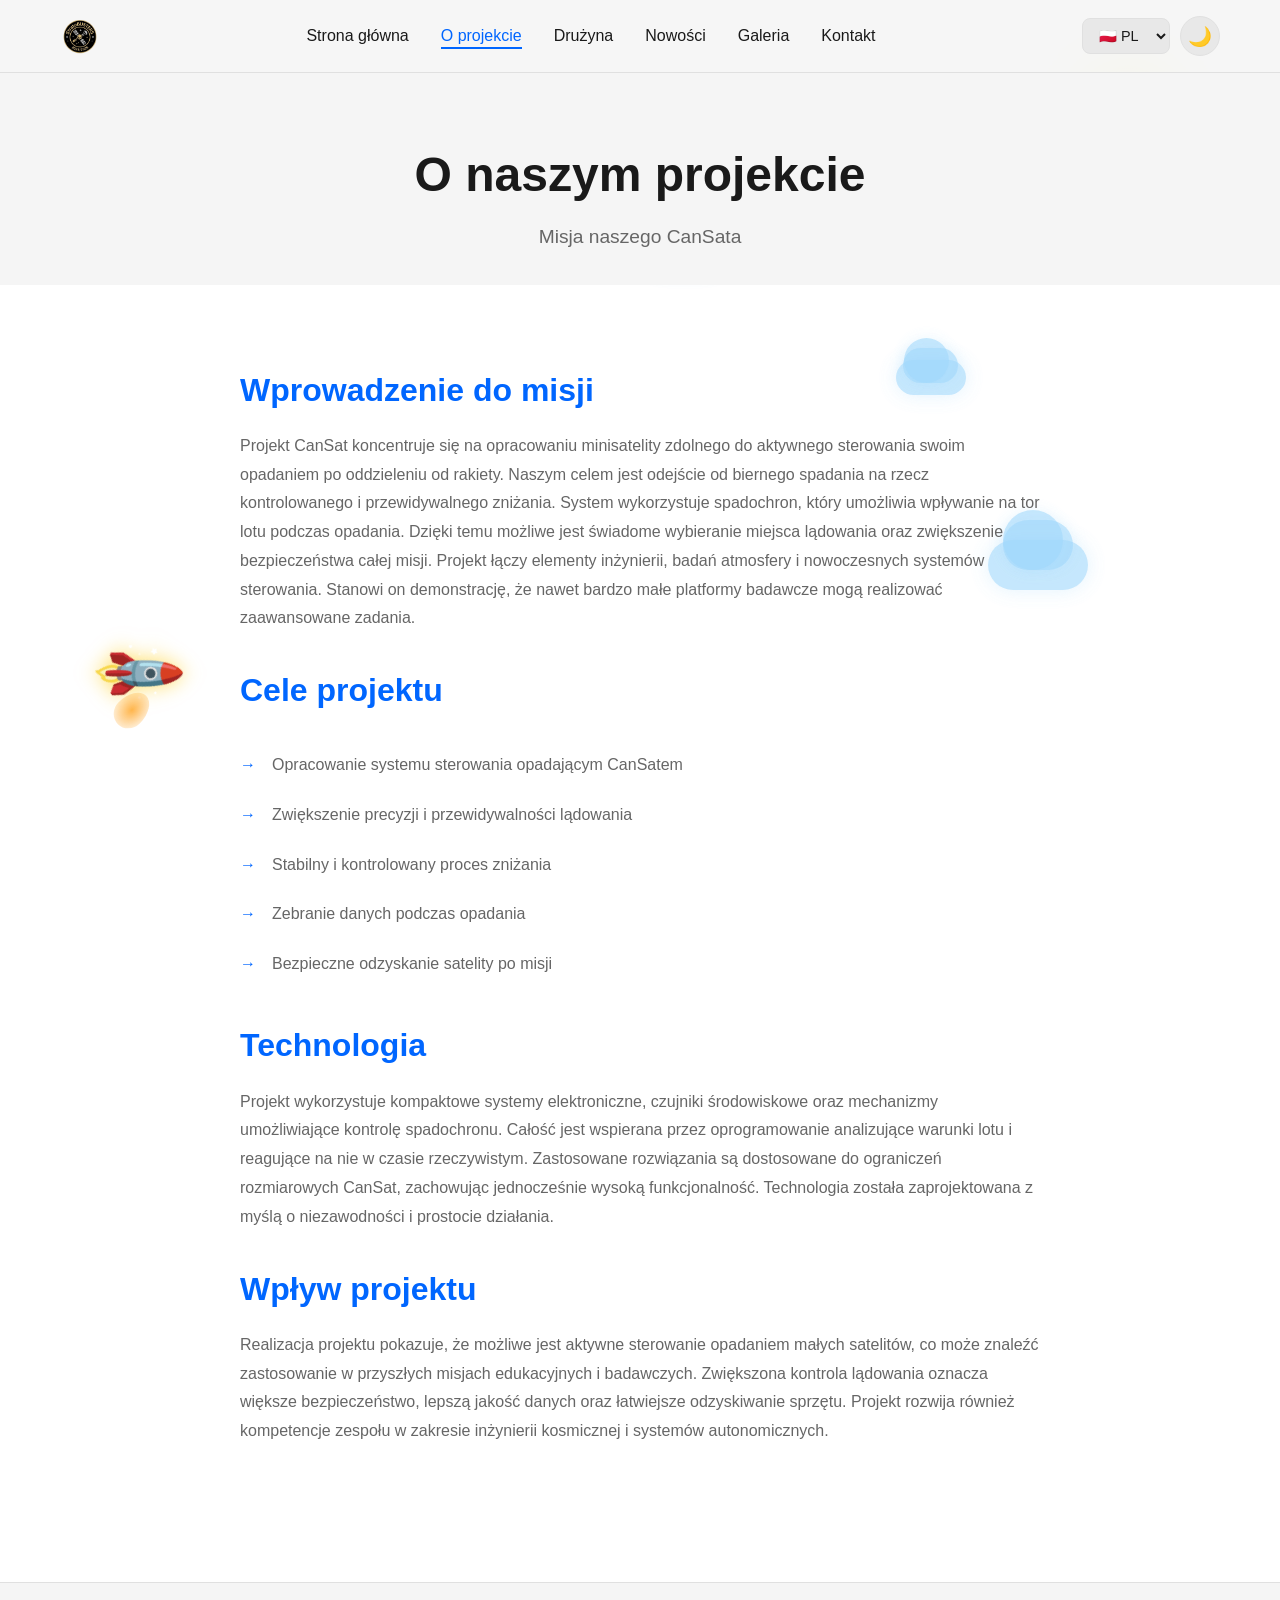
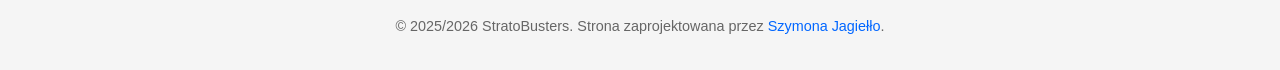
<file: about.html>
<!DOCTYPE html>
<html lang="en">
<head>
    <meta charset="UTF-8">
    <meta name="viewport" content="width=device-width, initial-scale=1.0">
    <title>About Project - StratoBusters</title>
    <link rel="stylesheet" href="css/style.css">
</head>
<body>
    <nav class="navbar">
        <div class="nav-container">
            <div class="logo">
                <a href="index.html">
                    <img src="images/logo.png" alt="StratoBusters" class="logo-img">
                </a>
            </div>
            <ul class="nav-menu">
                <li><a href="index.html" data-translate-nav="home">Home</a></li>
                <li><a href="about.html" class="active" data-translate-nav="about">O projekcie</a></li>
                <li><a href="team.html" data-translate-nav="team">Drużyna</a></li>
                <li><a href="updates.html" data-translate-nav="updates">Nowości</a></li>
                <li><a href="gallery.html" data-translate-nav="gallery">Galeria</a></li>
                <li><a href="contact.html" data-translate-nav="contact">Kontakt</a></li>
            </ul>
            <div class="nav-controls">
                <select id="languageSelect" class="language-select" aria-label="Select language">
                    <option value="pl">🇵🇱 PL</option>
                    <option value="en">🇬🇧 EN</option>
                </select>
                <button class="theme-toggle" id="themeToggle" aria-label="Toggle theme">
                    <span class="theme-icon">🌙</span>
                </button>
            </div>
            <button class="mobile-menu-toggle" id="mobileMenuToggle" aria-label="Toggle menu">
                <span></span>
                <span></span>
                <span></span>
            </button>
        </div>
    </nav>

    <main>
        <!-- Animated Background Elements -->
        <div class="background-elements">
            <!-- Dark Mode Elements -->
            <div class="bg-dark-mode">
                <div class="moon"></div>
                <div class="star star-1"></div>
                <div class="star star-2"></div>
                <div class="star star-3"></div>
                <div class="star star-4"></div>
                <div class="star star-5"></div>
                <div class="star star-6"></div>
                <div class="star star-7"></div>
                <div class="star star-8"></div>
                <div class="star star-9"></div>
                <div class="star star-10"></div>
                <div class="shooting-star shooting-star-1" id="shootingStar1"></div>
                <div class="shooting-star shooting-star-2" id="shootingStar2"></div>
                <div class="shooting-star shooting-star-3" id="shootingStar3"></div>
                <div class="shooting-star shooting-star-4" id="shootingStar4"></div>
                <div class="shooting-star shooting-star-5" id="shootingStar5"></div>
                <div class="rocket rocket-dark"></div>
            </div>
            <!-- Light Mode Elements -->
            <div class="bg-light-mode">
                <div class="sun"></div>
                <div class="cloud cloud-1"></div>
                <div class="cloud cloud-2"></div>
                <div class="cloud cloud-3"></div>
                <div class="cloud cloud-4"></div>
                <div class="rocket rocket-light"></div>
            </div>
        </div>
        <section class="page-header">
            <div class="container">
                <h1 data-translate="about.title">O naszym projekcie</h1>
                <p class="page-subtitle" data-translate="about.subtitle">Misja naszego CanSata</p>
            </div>
        </section>

        <section class="content-section">
            <div class="container">
                <div class="content-wrapper">
                    <div class="content-text">
                        <h2 data-translate="about.missionTitle">Wprowadzenie do misji</h2>
                        <p data-translate="about.missionText">
                            Projekt CanSat koncentruje się na opracowaniu minisatelity zdolnego do aktywnego sterowania swoim opadaniem po oddzieleniu od rakiety. Naszym celem jest odejście od biernego spadania na rzecz kontrolowanego i przewidywalnego zniżania. System wykorzystuje spadochron, który umożliwia wpływanie na tor lotu podczas opadania. Dzięki temu możliwe jest świadome wybieranie miejsca lądowania oraz zwiększenie bezpieczeństwa całej misji. Projekt łączy elementy inżynierii, badań atmosfery i nowoczesnych systemów sterowania. Stanowi on demonstrację, że nawet bardzo małe platformy badawcze mogą realizować zaawansowane zadania.
                        </p>

                        <h2 data-translate="about.objectivesTitle">Cele projektu</h2>
                        <ul class="objectives-list">
                            <li data-translate="about.objective1">Opracowanie systemu sterowania opadającym CanSatem</li>
                            <li data-translate="about.objective2">Zwiększenie precyzji i przewidywalności lądowania</li>
                            <li data-translate="about.objective3">Stabilny i kontrolowany proces zniżania</li>
                            <li data-translate="about.objective4">Zebranie danych podczas opadania</li>
                            <li data-translate="about.objective5">Bezpieczne odzyskanie satelity po misji</li>
                        </ul>

                        <h2 data-translate="about.technologyTitle">Technologia</h2>
                        <p data-translate="about.technologyText">
                            Projekt wykorzystuje kompaktowe systemy elektroniczne, czujniki środowiskowe oraz mechanizmy umożliwiające kontrolę spadochronu. Całość jest wspierana przez oprogramowanie analizujące warunki lotu i reagujące na nie w czasie rzeczywistym. Zastosowane rozwiązania są dostosowane do ograniczeń rozmiarowych CanSat, zachowując jednocześnie wysoką funkcjonalność. Technologia została zaprojektowana z myślą o niezawodności i prostocie działania.
                        </p>

                        <h2 data-translate="about.impactTitle">Wpływ projektu</h2>
                        <p data-translate="about.impactText">
                            Realizacja projektu pokazuje, że możliwe jest aktywne sterowanie opadaniem małych satelitów, co może znaleźć zastosowanie w przyszłych misjach edukacyjnych i badawczych. Zwiększona kontrola lądowania oznacza większe bezpieczeństwo, lepszą jakość danych oraz łatwiejsze odzyskiwanie sprzętu. Projekt rozwija również kompetencje zespołu w zakresie inżynierii kosmicznej i systemów autonomicznych.
                        </p>
                    </div>
                </div>
            </div>
        </section>
    </main>

    <footer>
        <div class="container">
            <p>
                <span data-translate="footer.copyright">© 2025/2026 StratoBusters. Strona zaprojektowana przez</span>
                <a href="https://github.com/SciMon183" data-translate="footer.designedBy">Szymona Jagiełło</a>.
            </p>
        </div>
    </footer>

    <script src="js/translations.js"></script>
    <script src="js/theme.js"></script>
    <script src="js/navigation.js"></script>
    <script src="js/language.js"></script>
    <script src="js/shooting-star.js"></script>
</body>
</html>
</file>
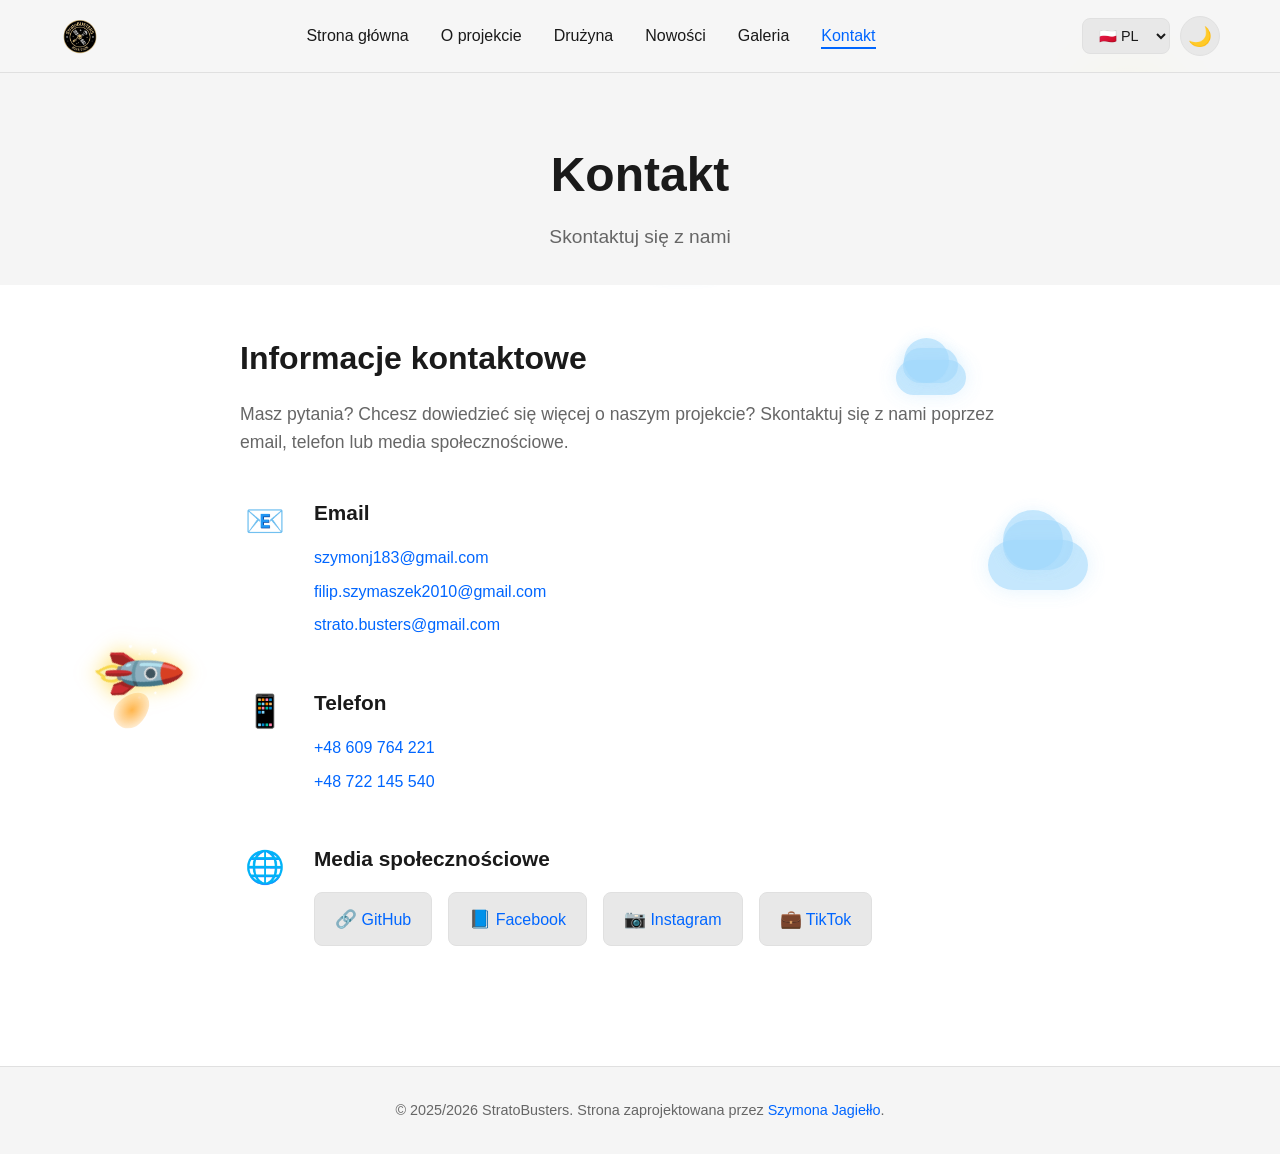
<file: contact.html>
<!DOCTYPE html>
<html lang="en">
<head>
    <meta charset="UTF-8">
    <meta name="viewport" content="width=device-width, initial-scale=1.0">
    <title>Contact - StratoBusters</title>
    <link rel="stylesheet" href="css/style.css">
</head>
<body>
    <nav class="navbar">
        <div class="nav-container">
            <div class="logo">
                <a href="index.html">
                    <img src="images/logo.png" alt="StratoBusters" class="logo-img">
                </a>
            </div>
            <ul class="nav-menu">
                <li><a href="index.html" data-translate-nav="home">Strona główna</a></li>
                <li><a href="about.html" data-translate-nav="about">O projekcie</a></li>
                <li><a href="team.html" data-translate-nav="team">Drużyna</a></li>
                <li><a href="updates.html" data-translate-nav="updates">Nowości</a></li>
                <li><a href="gallery.html" data-translate-nav="gallery">Galeria</a></li>
                <li><a href="contact.html" class="active" data-translate-nav="contact">Kontakt</a></li>
            </ul>
            <div class="nav-controls">
                <select id="languageSelect" class="language-select" aria-label="Select language">
                    <option value="pl">🇵🇱 PL</option>
                    <option value="en">🇬🇧 EN</option>
                </select>
                <button class="theme-toggle" id="themeToggle" aria-label="Toggle theme">
                    <span class="theme-icon">🌙</span>
                </button>
            </div>
            <button class="mobile-menu-toggle" id="mobileMenuToggle" aria-label="Toggle menu">
                <span></span>
                <span></span>
                <span></span>
            </button>
        </div>
    </nav>

    <main>
        <!-- Animated Background Elements -->
        <div class="background-elements">
            <!-- Dark Mode Elements -->
            <div class="bg-dark-mode">
                <div class="moon"></div>
                <div class="star star-1"></div>
                <div class="star star-2"></div>
                <div class="star star-3"></div>
                <div class="star star-4"></div>
                <div class="star star-5"></div>
                <div class="star star-6"></div>
                <div class="star star-7"></div>
                <div class="star star-8"></div>
                <div class="star star-9"></div>
                <div class="star star-10"></div>
                <div class="shooting-star shooting-star-1" id="shootingStar1"></div>
                <div class="shooting-star shooting-star-2" id="shootingStar2"></div>
                <div class="shooting-star shooting-star-3" id="shootingStar3"></div>
                <div class="shooting-star shooting-star-4" id="shootingStar4"></div>
                <div class="shooting-star shooting-star-5" id="shootingStar5"></div>
                <div class="rocket rocket-dark"></div>
            </div>
            <!-- Light Mode Elements -->
            <div class="bg-light-mode">
                <div class="sun"></div>
                <div class="cloud cloud-1"></div>
                <div class="cloud cloud-2"></div>
                <div class="cloud cloud-3"></div>
                <div class="cloud cloud-4"></div>
                <div class="rocket rocket-light"></div>
            </div>
        </div>
        <section class="page-header">
            <div class="container">
                <h1 data-translate="contact.title">Kontakt</h1>
                <p class="page-subtitle" data-translate="contact.subtitle">Skontaktuj się z nami</p>
            </div>
        </section>

        <section class="content-section">
            <div class="container">
                <div class="content-wrapper">
                    <div class="contact-content">
                        <div class="contact-info">
                            <h2 data-translate="contact.infoTitle">Informacje kontaktowe</h2>
                            <p data-translate="contact.infoText">
                                Masz pytania? Chcesz dowiedzieć się więcej o naszym projekcie? 
                                Skontaktuj się z nami poprzez email, telefon lub media społecznościowe.
                            </p>

                            <div class="contact-methods">
                                <div class="contact-item">
                                    <div class="contact-icon">📧</div>
                                    <div class="contact-details">
                                        <h3 data-translate="contact.emailTitle">Email</h3>
                                        <a href="mailto:szymonj183@gmail.com">szymonj183@gmail.com</a>
                                        <a href="mailto:filip.szymaszek2010@gmail.com">filip.szymaszek2010@gmail.com</a>
                                        <a href="mailto:strato.busters@gmail.com">strato.busters@gmail.com</a>
                                    </div>
                                </div>

                                <div class="contact-item">
                                    <div class="contact-icon">📱</div>
                                    <div class="contact-details">
                                        <h3 data-translate="contact.phoneTitle">Telefon</h3>
                                        <a href="tel:+48609764221">+48 609 764 221</a>
                                        <a href="tel:+48722145540">+48 722 145 540</a>
                                    </div>
                                </div>

                                <div class="contact-item">
                                    <div class="contact-icon">🌐</div>
                                    <div class="contact-details">
                                        <h3 data-translate="contact.socialTitle">Media społecznościowe</h3>
                                        <div class="social-links">
                                            <a href="https://github.com/SciMon183" target="_blank" rel="noopener noreferrer" class="social-link">
                                                <span>🔗</span> GitHub
                                            </a>
                                            <a href="https://www.facebook.com/profile.php?id=61575587774549" target="_blank" rel="noopener noreferrer" class="social-link">
                                                <span>📘</span> Facebook
                                            </a>
                                            <a href="https://www.instagram.com/stratobusters/" target="_blank" rel="noopener noreferrer" class="social-link">
                                                <span>📷</span> Instagram
                                            </a>
                                            <a href="https://www.tiktok.com/@stratobusters?_r=1&_d=secCgYIASAHKAESPgo8PEdnjKnaxF0JZ%2F4TFnyMpfa7htnMjNoY8MrlZWxLttQuhofO3hfuuww%2BjrZv2ARO2RUvmV7Lz0%2F%2B%2BbmyGgA%3D&_svg=2&checksum=c7b8f52cfdb02f85fe1bd50cd8155324023ff62387c5141a86be585b13ef7d4f&item_author_type=1&sec_uid=MS4wLjABAAAAJJ1V3TQWeW4ynT3I3mvAxq0ltfs81vs923FNolmlHcCBTz3O_nnJ81wHM5xVzlPP&sec_user_id=MS4wLjABAAAAJJ1V3TQWeW4ynT3I3mvAxq0ltfs81vs923FNolmlHcCBTz3O_nnJ81wHM5xVzlPP&share_app_id=1233&share_author_id=7581417044605240342&share_link_id=E9AC05F4-0AFE-40F3-BFC4-052D923FCC43&share_region=PL&share_scene=1&sharer_language=pl&social_share_type=4&source=h5_m&timestamp=1767567182&tt_from=copy&u_code=f0lkil4a633mmb&ug_btm=b8727%2Cb0&user_id=7581417044605240342&utm_campaign=client_share&utm_medium=ios&utm_source=copy" target="_blank" rel="noopener noreferrer" class="social-link">
                                                <span>💼</span> TikTok
                                            </a>
                                        </div>
                                    </div>
                                </div>
                            </div>
                        </div>
                    </div>
                </div>
            </div>
        </section>
    </main>

    <footer>
        <div class="container">
            <p>
                <span data-translate="footer.copyright">© 2025/2026 StratoBusters. Strona zaprojektowana przez</span>
                <a href="https://github.com/SciMon183" data-translate="footer.designedBy">Szymona Jagiełło</a>.
            </p>
        </div>
    </footer>

    <script src="js/translations.js"></script>
    <script src="js/theme.js"></script>
    <script src="js/navigation.js"></script>
    <script src="js/language.js"></script>
    <script src="js/shooting-star.js"></script>
</body>
</html>
</file>
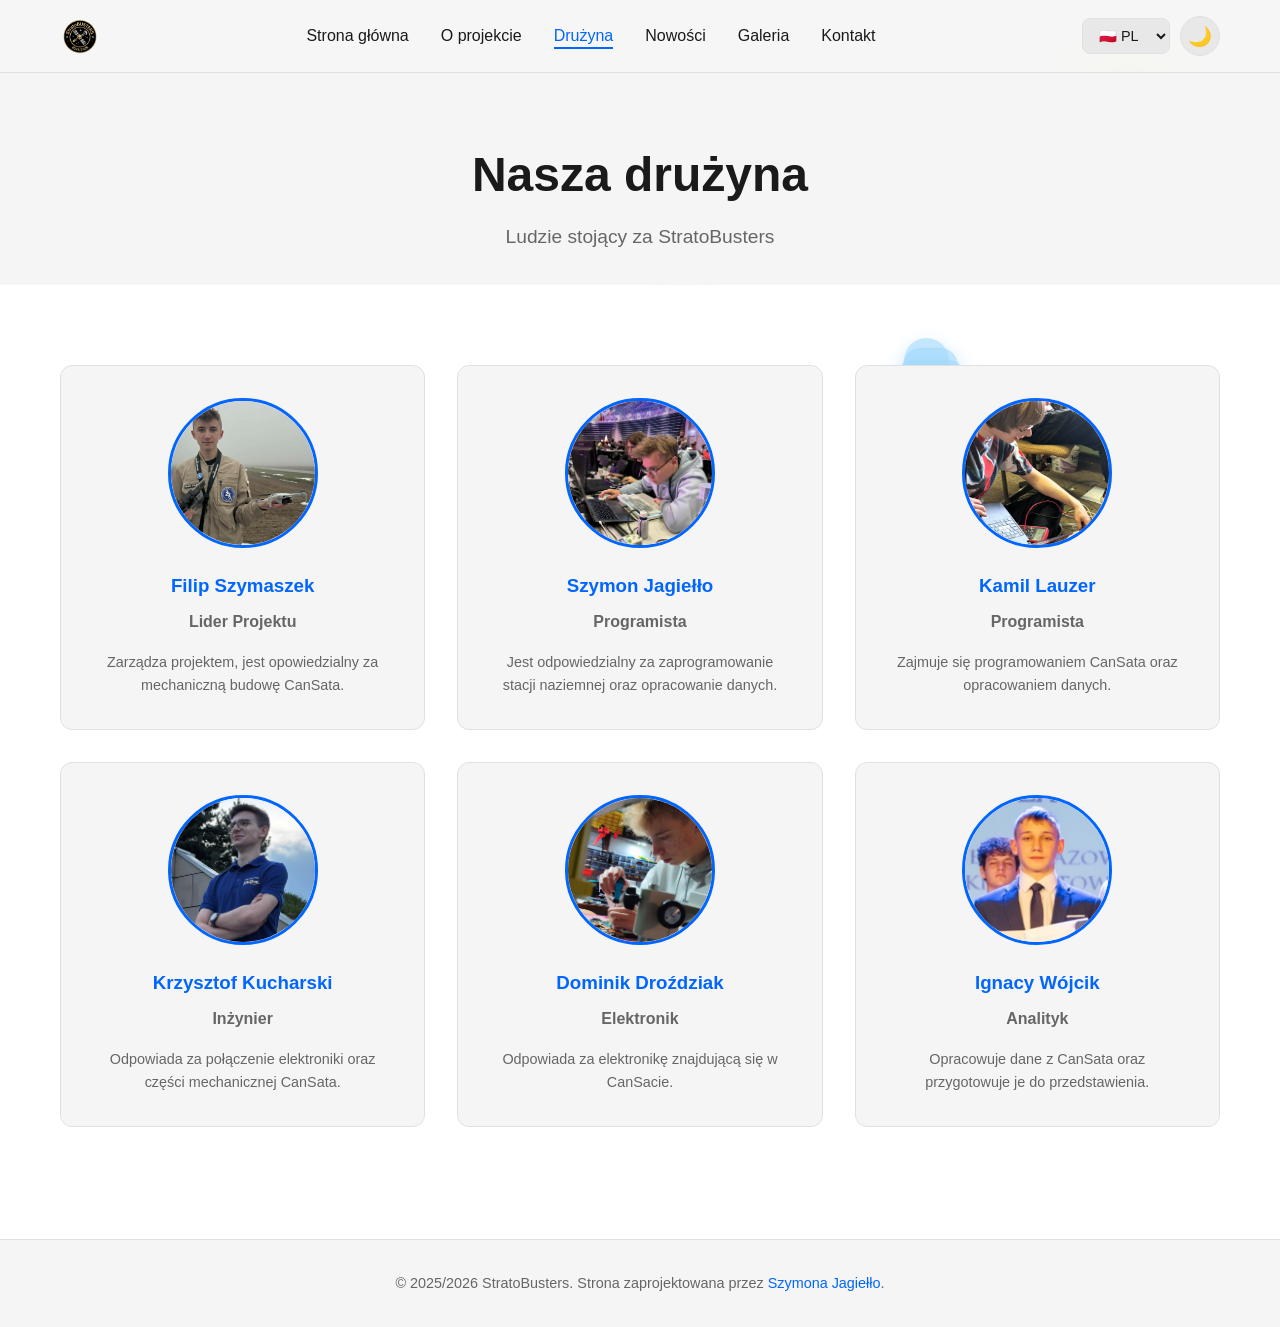
<file: team.html>
<!DOCTYPE html>
<html lang="en">
<head>
    <meta charset="UTF-8">
    <meta name="viewport" content="width=device-width, initial-scale=1.0">
    <title>Team - StratoBusters</title>
    <link rel="stylesheet" href="css/style.css">
</head>
<body>
    <nav class="navbar">
        <div class="nav-container">
            <div class="logo">
                <a href="index.html">
                    <img src="images/logo.png" alt="StratoBusters" class="logo-img">
                </a>
            </div>
            <ul class="nav-menu">
                <li><a href="index.html" data-translate-nav="home">Home</a></li>
                <li><a href="about.html" data-translate-nav="about">O projekcie</a></li>
                <li><a href="team.html" class="active" data-translate-nav="team">Drużyna</a></li>
                <li><a href="updates.html" data-translate-nav="updates">Nowości</a></li>
                <li><a href="gallery.html" data-translate-nav="gallery">Galeria</a></li>
                <li><a href="contact.html" data-translate-nav="contact">Kontakt</a></li>
            </ul>
            <div class="nav-controls">
                <select id="languageSelect" class="language-select" aria-label="Select language">
                    <option value="pl">🇵🇱 PL</option>
                    <option value="en">🇬🇧 EN</option>
                </select>
                <button class="theme-toggle" id="themeToggle" aria-label="Toggle theme">
                    <span class="theme-icon">🌙</span>
                </button>
            </div>
            <button class="mobile-menu-toggle" id="mobileMenuToggle" aria-label="Toggle menu">
                <span></span>
                <span></span>
                <span></span>
            </button>
        </div>
    </nav>

    <main>
        <!-- Animated Background Elements -->
        <div class="background-elements">
            <!-- Dark Mode Elements -->
            <div class="bg-dark-mode">
                <div class="moon"></div>
                <div class="star star-1"></div>
                <div class="star star-2"></div>
                <div class="star star-3"></div>
                <div class="star star-4"></div>
                <div class="star star-5"></div>
                <div class="star star-6"></div>
                <div class="star star-7"></div>
                <div class="star star-8"></div>
                <div class="star star-9"></div>
                <div class="star star-10"></div>
                <div class="shooting-star shooting-star-1" id="shootingStar1"></div>
                <div class="shooting-star shooting-star-2" id="shootingStar2"></div>
                <div class="shooting-star shooting-star-3" id="shootingStar3"></div>
                <div class="shooting-star shooting-star-4" id="shootingStar4"></div>
                <div class="shooting-star shooting-star-5" id="shootingStar5"></div>
                <div class="rocket rocket-dark"></div>
            </div>
            <!-- Light Mode Elements -->
            <div class="bg-light-mode">
                <div class="sun"></div>
                <div class="cloud cloud-1"></div>
                <div class="cloud cloud-2"></div>
                <div class="cloud cloud-3"></div>
                <div class="cloud cloud-4"></div>
                <div class="rocket rocket-light"></div>
            </div>
        </div>
        <section class="page-header">
            <div class="container">
                <h1 data-translate="team.title">Our Team</h1>
                <p class="page-subtitle" data-translate="team.subtitle">The People Behind StratoBusters</p>
            </div>
        </section>

        <section class="content-section">
            <div class="container">
                <div class="team-grid" id="teamGrid">
                    <!-- Team members will be loaded dynamically from team.json -->
                    <div class="loading">Loading team information...</div>
                </div>
            </div>
        </section>
    </main>

    <footer>
        <div class="container">
            <p>
                <span data-translate="footer.copyright">© 2025/2026 StratoBusters. Strona zaprojektowana przez</span>
                <a href="https://github.com/SciMon183" data-translate="footer.designedBy">Szymona Jagiełło</a>.
            </p>
        </div>
    </footer>

    <script src="js/translations.js"></script>
    <script src="js/theme.js"></script>
    <script src="js/navigation.js"></script>
    <script src="js/language.js"></script>
    <script src="js/team.js"></script>
    <script src="js/shooting-star.js"></script>
</body>
</html>
</file>
<file: css/style.css>
:root {
    /* Light Theme */
    --bg-primary: #ffffff;
    --bg-secondary: #f5f5f5;
    --bg-tertiary: #e8e8e8;
    --text-primary: #1a1a1a;
    --text-secondary: #666666;
    --accent-primary: #0066ff;
    --accent-secondary: #0052cc;
    --border-color: #e0e0e0;
    --shadow: rgba(0, 0, 0, 0.1);
    --shadow-hover: rgba(0, 0, 0, 0.15);
}

[data-theme="dark"] {
    /* Dark Theme */
    --bg-primary: #0a0a0a;
    --bg-secondary: #1a1a1a;
    --bg-tertiary: #2a2a2a;
    --text-primary: #ffffff;
    --text-secondary: #b0b0b0;
    --accent-primary: #4a9eff;
    --accent-secondary: #6bb3ff;
    --border-color: #333333;
    --shadow: rgba(0, 0, 0, 0.3);
    --shadow-hover: rgba(0, 0, 0, 0.5);
}

* {
    margin: 0;
    padding: 0;
    box-sizing: border-box;
}

body {
    font-family: -apple-system, BlinkMacSystemFont, 'Segoe UI', Roboto, 'Helvetica Neue', Arial, sans-serif;
    background-color: var(--bg-primary);
    color: var(--text-primary);
    line-height: 1.6;
    transition: background-color 0.3s ease, color 0.3s ease;
    position: relative;
    overflow-x: hidden;
}

/* Animated Background Elements */
.background-elements {
    position: fixed;
    top: 0;
    left: 0;
    width: 100%;
    height: 100%;
    z-index: 0;
    pointer-events: none;
    overflow: hidden;
}

.bg-dark-mode,
.bg-light-mode {
    position: absolute;
    top: 0;
    left: 0;
    width: 100%;
    height: 100%;
    opacity: 0;
    transition: opacity 0.5s ease;
}

[data-theme="dark"] .bg-dark-mode {
    opacity: 1;
}

[data-theme="dark"] .bg-light-mode {
    opacity: 0;
}

[data-theme="dark"] .sun {
    display: none;
}

[data-theme="dark"] .cloud,
[data-theme="dark"] .cloud::before,
[data-theme="dark"] .cloud::after {
    display: none !important;
    visibility: hidden !important;
    opacity: 0 !important;
}

[data-theme="dark"] .moon {
    display: block;
    opacity: 1;
}

[data-theme="dark"] .star {
    display: block !important;
    visibility: visible !important;
}

[data-theme="dark"] .bg-dark-mode .star {
    display: block !important;
    visibility: visible !important;
    opacity: 1 !important;
}

[data-theme="dark"] .bg-dark-mode {
    opacity: 1 !important;
}

[data-theme="light"] .bg-light-mode,
:not([data-theme]) .bg-light-mode {
    opacity: 1;
}

[data-theme="light"] .bg-dark-mode,
:not([data-theme]) .bg-dark-mode {
    opacity: 0;
}

[data-theme="light"] .moon,
:not([data-theme]) .moon {
    display: none;
}

[data-theme="light"] .star,
:not([data-theme]) .star {
    display: none !important;
}

[data-theme="light"] .cloud,
:not([data-theme]) .cloud {
    display: block;
}

/* Dark Mode - Moon */
.moon {
    position: absolute;
    top: 10%;
    right: 10%;
    width: 140px;
    height: 140px;
    background: radial-gradient(circle at 30% 30%, #ffffff, #f5f5f5, #e8e8e8);
    border-radius: 50%;
    box-shadow: 0 0 80px rgba(255, 255, 255, 0.5), 
                0 0 120px rgba(255, 255, 255, 0.3),
                0 0 160px rgba(255, 255, 255, 0.1),
                inset -25px -25px 0 rgba(0, 0, 0, 0.1);
    animation: float 6s ease-in-out infinite, moonGlow 4s ease-in-out infinite;
    z-index: 1;
    display: block;
    opacity: 1;
    visibility: visible;
}

.moon::before {
    content: '';
    position: absolute;
    top: 20%;
    left: 20%;
    width: 35px;
    height: 35px;
    background: rgba(0, 0, 0, 0.15);
    border-radius: 50%;
    box-shadow: inset 5px 5px 0 rgba(0, 0, 0, 0.1);
}

.moon::after {
    content: '';
    position: absolute;
    top: 35%;
    left: 35%;
    width: 20px;
    height: 20px;
    background: rgba(0, 0, 0, 0.1);
    border-radius: 50%;
}

/* Dark Mode - Stars */
.star {
    position: absolute;
    background: #ffffff;
    border-radius: 50%;
    animation: twinkle 2s ease-in-out infinite;
    box-shadow: 0 0 8px rgba(255, 255, 255, 0.9), 
                0 0 16px rgba(255, 255, 255, 0.6),
                0 0 24px rgba(255, 255, 255, 0.3);
    display: block;
    visibility: visible;
    z-index: 1;
}

.star-1 {
    width: 8px;
    height: 8px;
    top: 20%;
    left: 15%;
    animation-delay: 0s;
    animation-duration: 2.5s;
}

.star-2 {
    width: 6px;
    height: 6px;
    top: 35%;
    left: 25%;
    animation-delay: 0.3s;
    animation-duration: 2s;
}

.star-3 {
    width: 10px;
    height: 10px;
    top: 50%;
    left: 70%;
    animation-delay: 0.6s;
    animation-duration: 3s;
}

.star-4 {
    width: 6px;
    height: 6px;
    top: 65%;
    left: 50%;
    animation-delay: 0.9s;
    animation-duration: 2.2s;
}

.star-5 {
    width: 8px;
    height: 8px;
    top: 30%;
    left: 80%;
    animation-delay: 1.2s;
    animation-duration: 2.8s;
}

.star-6 {
    width: 6px;
    height: 6px;
    top: 75%;
    left: 20%;
    animation-delay: 1.5s;
    animation-duration: 2.3s;
}

.star-7 {
    width: 5px;
    height: 5px;
    top: 45%;
    left: 5%;
    animation-delay: 0.2s;
    animation-duration: 1.8s;
}

.star-8 {
    width: 6px;
    height: 6px;
    top: 15%;
    left: 50%;
    animation-delay: 0.8s;
    animation-duration: 2.6s;
}

.star-9 {
    width: 5px;
    height: 5px;
    top: 80%;
    left: 60%;
    animation-delay: 1.1s;
    animation-duration: 2.1s;
}

.star-10 {
    width: 8px;
    height: 8px;
    top: 55%;
    left: 85%;
    animation-delay: 0.4s;
    animation-duration: 2.7s;
}

/* Shooting Star */
.shooting-star {
    position: fixed;
    width: 5px;
    height: 5px;
    background: radial-gradient(circle, rgba(255, 255, 255, 0.7) 0%, rgba(255, 255, 255, 0.4) 50%, transparent 100%);
    border-radius: 50%;
    box-shadow: 0 0 10px rgba(255, 255, 255, 0.6),
                0 0 20px rgba(255, 255, 255, 0.4),
                0 0 30px rgba(255, 255, 255, 0.3),
                0 0 40px rgba(255, 255, 255, 0.2),
                0 0 50px rgba(255, 255, 255, 0.15),
                0 0 60px rgba(255, 255, 255, 0.1);
    opacity: 0;
    z-index: 3;
    pointer-events: none;
    transform-origin: center;
    will-change: transform, opacity;
    display: none;
    visibility: hidden;
    filter: blur(0.5px);
}

.shooting-star::after {
    content: '';
    position: absolute;
    top: 50%;
    left: 50%;
    width: 12px;
    height: 12px;
    background: radial-gradient(circle, rgba(255, 255, 255, 0.3) 0%, transparent 70%);
    border-radius: 50%;
    transform: translate(-50%, -50%);
    animation: starPulse 0.3s ease-in-out infinite;
    z-index: -1;
}

@keyframes starPulse {
    0%, 100% {
        transform: translate(-50%, -50%) scale(1);
        opacity: 0.3;
    }
    50% {
        transform: translate(-50%, -50%) scale(1.5);
        opacity: 0.15;
    }
}

.shooting-star::before {
    content: '';
    position: absolute;
    top: 50%;
    left: 0;
    width: var(--trail-length, 300px);
    height: 3px;
    background: linear-gradient(90deg, 
        rgba(255, 255, 255, 0.7) 0%,
        rgba(255, 255, 255, 0.6) 5%,
        rgba(255, 255, 255, 0.5) 15%,
        rgba(255, 255, 255, 0.4) 30%,
        rgba(255, 255, 255, 0.3) 50%,
        rgba(255, 255, 255, 0.2) 70%,
        rgba(255, 255, 255, 0.1) 85%,
        rgba(255, 255, 255, 0.05) 95%,
        transparent 100%);
    transform: translateY(-50%) rotate(var(--star-angle, -45deg));
    transform-origin: left center;
    box-shadow: 0 0 15px rgba(255, 255, 255, 0.5),
                0 0 30px rgba(255, 255, 255, 0.4),
                0 0 45px rgba(255, 255, 255, 0.3),
                0 0 60px rgba(255, 255, 255, 0.2),
                0 0 75px rgba(255, 255, 255, 0.15);
    filter: blur(1.5px);
    animation: trailFlicker 0.1s ease-in-out infinite, trailAngleRotate 3s cubic-bezier(0.25, 0.46, 0.45, 0.94) forwards;
}

@keyframes trailAngleRotate {
    0% {
        transform: translateY(-50%) rotate(var(--star-angle-start, -45deg));
    }
    50% {
        transform: translateY(-50%) rotate(var(--star-angle-mid, -45deg));
    }
    100% {
        transform: translateY(-50%) rotate(var(--star-angle-end, -45deg));
    }
}

@keyframes trailFlicker {
    0%, 100% {
        opacity: 0.8;
        transform: translateY(-50%) rotate(var(--star-angle, -45deg)) scaleY(1);
    }
    50% {
        opacity: 0.7;
        transform: translateY(-50%) rotate(var(--star-angle, -45deg)) scaleY(1.1);
    }
}

.shooting-star.active {
    animation: shootingStarFall 3s cubic-bezier(0.25, 0.46, 0.45, 0.94) forwards;
}

.shooting-star-1.active {
    animation: shootingStarFall 2.8s cubic-bezier(0.25, 0.46, 0.45, 0.94) forwards;
}

.shooting-star-2.active {
    animation: shootingStarFall 3.2s cubic-bezier(0.25, 0.46, 0.45, 0.94) forwards;
}

.shooting-star-3.active {
    animation: shootingStarFall 2.6s cubic-bezier(0.25, 0.46, 0.45, 0.94) forwards;
}

.shooting-star-4.active {
    animation: shootingStarFall 3s cubic-bezier(0.25, 0.46, 0.45, 0.94) forwards;
}

.shooting-star-5.active {
    animation: shootingStarFall 2.9s cubic-bezier(0.25, 0.46, 0.45, 0.94) forwards;
}

@keyframes shootingStarFall {
    0% {
        opacity: 0;
        top: var(--star-start-top, -10%);
        right: var(--star-start-right, -10%);
        transform: translate(0, 0) scale(0.5);
        filter: blur(2px);
    }
    1% {
        opacity: 0.6;
        filter: blur(1px);
    }
    5% {
        opacity: 0.8;
        transform: translate(0, 0) scale(0.8);
        filter: blur(0.8px);
    }
    15% {
        opacity: 0.9;
        transform: translate(0, 0) scale(1);
        filter: blur(0.5px);
    }
    30% {
        top: calc(var(--star-start-top, -10%) + (var(--star-mid-top, 50%) - var(--star-start-top, -10%)) * 0.6);
        right: calc(var(--star-start-right, -10%) + (var(--star-mid-right, 50%) - var(--star-start-right, -10%)) * 0.6);
        transform: translate(0, 0) scale(1.05);
    }
    50% {
        top: var(--star-mid-top, 50%);
        right: var(--star-mid-right, 50%);
        transform: translate(0, 0) scale(1.08);
    }
    70% {
        top: calc(var(--star-mid-top, 50%) + (var(--star-end-top, 110%) - var(--star-mid-top, 50%)) * 0.6);
        right: calc(var(--star-mid-right, 50%) + (var(--star-end-right, 110%) - var(--star-mid-right, 50%)) * 0.6);
        transform: translate(0, 0) scale(1);
    }
    85% {
        opacity: 0.8;
        filter: blur(0.6px);
    }
    95% {
        opacity: 0.5;
        transform: translate(0, 0) scale(0.8);
        filter: blur(1.5px);
    }
    100% {
        opacity: 0;
        top: var(--star-end-top, 110%);
        right: var(--star-end-right, 110%);
        transform: translate(0, 0) scale(0.3);
        filter: blur(3px);
    }
}

[data-theme="dark"] .shooting-star {
    display: block !important;
    visibility: visible !important;
}

[data-theme="light"] .shooting-star,
:not([data-theme]) .shooting-star {
    display: none !important;
    visibility: hidden !important;
}

[data-theme="dark"] .bg-dark-mode .shooting-star {
    display: block !important;
    visibility: visible !important;
}

[data-theme="light"] .rocket-dark,
:not([data-theme]) .rocket-dark {
    display: none !important;
    visibility: hidden !important;
    opacity: 0 !important;
}

[data-theme="dark"] .rocket-light {
    display: none !important;
    visibility: hidden !important;
    opacity: 0 !important;
}

/* Variation for different shooting stars */
.shooting-star-1 {
    animation-duration: 2.5s;
}

.shooting-star-2 {
    animation-duration: 2.8s;
}

.shooting-star-3 {
    animation-duration: 2.3s;
}

.shooting-star-4 {
    animation-duration: 2.6s;
}

.shooting-star-5 {
    animation-duration: 2.4s;
}

.shooting-star-6 {
    animation-duration: 2.7s;
}

.shooting-star-7 {
    animation-duration: 2.2s;
}

.shooting-star-8 {
    animation-duration: 2.9s;
}

.shooting-star-9 {
    animation-duration: 2.1s;
}

.shooting-star-10 {
    animation-duration: 2.5s;
}

/* Dark Mode - Rocket */
.rocket-dark {
    position: absolute;
    bottom: 15%;
    left: 5%;
    width: 60px;
    height: 100px;
    animation: rocketFly 18s linear infinite;
    z-index: -1;
    display: none;
}

[data-theme="dark"] .rocket-dark {
    display: block !important;
    visibility: visible !important;
    opacity: 1 !important;
}

.rocket-dark::before {
    content: '🚀';
    font-size: 60px;
    display: block;
    transform: rotate(-45deg);
    animation: rocketWiggle 1.5s ease-in-out infinite, rocketPulse 2s ease-in-out infinite;
    filter: drop-shadow(0 0 10px rgba(255, 200, 0, 0.6));
}

.rocket-dark::after {
    content: '';
    position: absolute;
    bottom: -10px;
    left: 50%;
    transform: translateX(-50%) rotate(-45deg);
    width: 30px;
    height: 40px;
    background: radial-gradient(ellipse, rgba(255, 100, 0, 0.8), transparent);
    border-radius: 50% 50% 50% 50% / 60% 60% 40% 40%;
    animation: rocketTrail 0.3s ease-out infinite;
}

/* Light Mode - Sun */
.sun {
    position: absolute;
    top: 8%;
    right: 8%;
    width: 100px;
    height: 100px;
    background: radial-gradient(circle, #ffeb3b, #ffc107);
    border-radius: 50%;
    box-shadow: 0 0 50px rgba(255, 235, 59, 0.5), 0 0 100px rgba(255, 193, 7, 0.3);
    animation: rotate 20s linear infinite, float 8s ease-in-out infinite;
}

.sun::before {
    content: '';
    position: absolute;
    top: -20px;
    left: -20px;
    right: -20px;
    bottom: -20px;
    background: radial-gradient(circle, transparent 40%, rgba(255, 235, 59, 0.1) 100%);
    border-radius: 50%;
    animation: pulse 3s ease-in-out infinite;
}

/* Light Mode - Clouds */
.cloud {
    position: absolute;
    background: rgba(135, 206, 250, 0.6);
    border-radius: 50px;
    opacity: 0.8;
    animation: cloudFloat 15s ease-in-out infinite;
    box-shadow: 0 0 20px rgba(135, 206, 250, 0.3);
}

.cloud::before,
.cloud::after {
    content: '';
    position: absolute;
    background: rgba(135, 206, 250, 0.6);
    border-radius: 50px;
    box-shadow: 0 0 15px rgba(135, 206, 250, 0.2);
}

.cloud-1 {
    width: 80px;
    height: 40px;
    top: 15%;
    left: 10%;
    animation-duration: 18s;
}

.cloud-1::before {
    width: 50px;
    height: 50px;
    top: -25px;
    left: 10px;
}

.cloud-1::after {
    width: 60px;
    height: 40px;
    top: -15px;
    right: 10px;
}

.cloud-2 {
    width: 100px;
    height: 50px;
    top: 60%;
    right: 15%;
    animation-duration: 20s;
    animation-delay: -5s;
}

.cloud-2::before {
    width: 60px;
    height: 60px;
    top: -30px;
    left: 15px;
}

.cloud-2::after {
    width: 70px;
    height: 50px;
    top: -20px;
    right: 15px;
}

.cloud-3 {
    width: 70px;
    height: 35px;
    top: 40%;
    left: 70%;
    animation-duration: 16s;
    animation-delay: -8s;
}

.cloud-3::before {
    width: 45px;
    height: 45px;
    top: -22px;
    left: 8px;
}

.cloud-3::after {
    width: 55px;
    height: 35px;
    top: -12px;
    right: 8px;
}

.cloud-4 {
    width: 90px;
    height: 45px;
    top: 25%;
    left: 50%;
    animation-duration: 22s;
    animation-delay: -12s;
}

.cloud-4::before {
    width: 55px;
    height: 55px;
    top: -28px;
    left: 12px;
}

.cloud-4::after {
    width: 65px;
    height: 45px;
    top: -18px;
    right: 12px;
}

/* Light Mode - Rocket */
.rocket-light {
    position: absolute;
    bottom: 20%;
    left: 8%;
    width: 60px;
    height: 100px;
    animation: rocketFly 22s linear infinite;
    z-index: -1;
    display: none;
}

[data-theme="light"] .rocket-light,
:not([data-theme]) .rocket-light {
    display: block !important;
    visibility: visible !important;
    opacity: 1 !important;
}

.rocket-light::before {
    content: '🚀';
    font-size: 60px;
    display: block;
    transform: rotate(45deg);
    animation: rocketWiggle 1.5s ease-in-out infinite, rocketPulse 2s ease-in-out infinite;
    filter: drop-shadow(0 0 10px rgba(255, 200, 0, 0.6));
}

.rocket-light::after {
    content: '';
    position: absolute;
    bottom: -10px;
    left: 50%;
    transform: translateX(-50%) rotate(45deg);
    width: 30px;
    height: 40px;
    background: radial-gradient(ellipse, rgba(255, 150, 0, 0.7), transparent);
    border-radius: 50% 50% 50% 50% / 60% 60% 40% 40%;
    animation: rocketTrail 0.3s ease-out infinite;
}

/* Animations */
@keyframes float {
    0%, 100% {
        transform: translateY(0px);
    }
    50% {
        transform: translateY(-20px);
    }
}

@keyframes twinkle {
    0%, 100% {
        opacity: 0.5;
        transform: scale(1);
    }
    50% {
        opacity: 1;
        transform: scale(1.3);
    }
}

@keyframes rocketFly {
    0% {
        transform: translateX(-100px) translateY(0) scale(0.8);
        opacity: 0;
    }
    5% {
        opacity: 1;
    }
    20% {
        transform: translateX(20vw) translateY(-80px) scale(1);
    }
    40% {
        transform: translateX(40vw) translateY(-150px) scale(1.1);
    }
    60% {
        transform: translateX(60vw) translateY(-120px) scale(1);
    }
    80% {
        transform: translateX(80vw) translateY(-60px) scale(0.9);
    }
    95% {
        opacity: 1;
    }
    100% {
        transform: translateX(calc(100vw + 100px)) translateY(0) scale(0.8);
        opacity: 0;
    }
}


@keyframes rocketWiggle {
    0%, 100% {
        transform: rotate(-45deg) translateY(0) scale(1);
    }
    25% {
        transform: rotate(-50deg) translateY(-3px) scale(1.05);
    }
    50% {
        transform: rotate(-45deg) translateY(-6px) scale(1.1);
    }
    75% {
        transform: rotate(-40deg) translateY(-3px) scale(1.05);
    }
}

@keyframes rocketPulse {
    0%, 100% {
        filter: drop-shadow(0 0 10px rgba(255, 200, 0, 0.6));
    }
    50% {
        filter: drop-shadow(0 0 20px rgba(255, 200, 0, 0.9)) drop-shadow(0 0 30px rgba(255, 150, 0, 0.5));
    }
}

@keyframes rocketTrail {
    0% {
        opacity: 0.8;
        transform: translateX(-50%) rotate(-45deg) scaleY(1);
    }
    50% {
        opacity: 0.5;
        transform: translateX(-50%) rotate(-45deg) scaleY(1.2);
    }
    100% {
        opacity: 0.3;
        transform: translateX(-50%) rotate(-45deg) scaleY(1.5);
    }
}

@keyframes moonGlow {
    0%, 100% {
        box-shadow: 0 0 80px rgba(255, 255, 255, 0.5), 
                    0 0 120px rgba(255, 255, 255, 0.3),
                    0 0 160px rgba(255, 255, 255, 0.1),
                    inset -25px -25px 0 rgba(0, 0, 0, 0.1);
    }
    50% {
        box-shadow: 0 0 100px rgba(255, 255, 255, 0.6), 
                    0 0 140px rgba(255, 255, 255, 0.4),
                    0 0 180px rgba(255, 255, 255, 0.2),
                    inset -25px -25px 0 rgba(0, 0, 0, 0.1);
    }
}

[data-theme="light"] .rocket-dark::before,
:not([data-theme]) .rocket-dark::before {
    transform: rotate(45deg);
}

/* Second Rocket for Dark Mode */

@keyframes rotate {
    from {
        transform: rotate(0deg);
    }
    to {
        transform: rotate(360deg);
    }
}

@keyframes pulse {
    0%, 100% {
        transform: scale(1);
        opacity: 0.5;
    }
    50% {
        transform: scale(1.1);
        opacity: 0.8;
    }
}

@keyframes cloudFloat {
    0%, 100% {
        transform: translateX(0) translateY(0);
    }
    25% {
        transform: translateX(30px) translateY(-10px);
    }
    50% {
        transform: translateX(0) translateY(-20px);
    }
    75% {
        transform: translateX(-30px) translateY(-10px);
    }
}

/* Ensure content is above background */
main {
    position: relative;
    z-index: 10;
}

section {
    position: relative;
    z-index: 10;
}

.container {
    position: relative;
    z-index: 10;
}

.container {
    max-width: 1200px;
    margin: 0 auto;
    padding: 0 20px;
}

/* Navigation */
.navbar {
    background-color: rgba(245, 245, 245, 0.9);
    border-bottom: 1px solid var(--border-color);
    position: sticky;
    top: 0;
    z-index: 1000;
    backdrop-filter: blur(10px);
    transition: background-color 0.3s ease;
}

[data-theme="dark"] .navbar {
    background-color: rgba(26, 26, 26, 0.9);
}

.nav-container {
    max-width: 1200px;
    margin: 0 auto;
    padding: 1rem 20px;
    display: flex;
    justify-content: space-between;
    align-items: center;
}

.logo {
    display: flex;
    align-items: center;
}

.logo a {
    display: flex;
    align-items: center;
    text-decoration: none;
}

.logo-img {
    height: 40px;
    width: auto;
    max-width: 200px;
    object-fit: contain;
    transition: opacity 0.3s ease;
}

.logo-img:hover {
    opacity: 0.8;
}

.nav-menu {
    display: flex;
    list-style: none;
    gap: 2rem;
    align-items: center;
}

.nav-menu a {
    text-decoration: none;
    color: var(--text-primary);
    font-weight: 500;
    transition: color 0.3s ease;
    position: relative;
}

.nav-menu a:hover,
.nav-menu a.active {
    color: var(--accent-primary);
}

.nav-menu a.active::after {
    content: '';
    position: absolute;
    bottom: -5px;
    left: 0;
    right: 0;
    height: 2px;
    background-color: var(--accent-primary);
}

.nav-controls {
    display: flex;
    align-items: center;
    gap: 10px;
}

.language-select {
    background: var(--bg-tertiary);
    border: 1px solid var(--border-color);
    border-radius: 8px;
    padding: 8px 12px;
    color: var(--text-primary);
    font-size: 0.9rem;
    cursor: pointer;
    transition: all 0.3s ease;
    font-family: inherit;
}

.language-select:hover {
    background: var(--accent-primary);
    color: white;
    border-color: var(--accent-primary);
}

.language-select:focus {
    outline: none;
    border-color: var(--accent-primary);
    box-shadow: 0 0 0 2px rgba(0, 102, 255, 0.2);
}

.theme-toggle {
    background: var(--bg-tertiary);
    border: 1px solid var(--border-color);
    border-radius: 50%;
    width: 40px;
    height: 40px;
    cursor: pointer;
    display: flex;
    align-items: center;
    justify-content: center;
    transition: all 0.3s ease;
    font-size: 1.2rem;
}

.theme-toggle:hover {
    background: var(--accent-primary);
    transform: rotate(15deg);
}

.mobile-menu-toggle {
    display: none;
    flex-direction: column;
    background: transparent;
    border: none;
    cursor: pointer;
    gap: 5px;
    padding: 5px;
}

.mobile-menu-toggle span {
    width: 25px;
    height: 2px;
    background-color: var(--text-primary);
    transition: all 0.3s ease;
}

/* Hero Section */
.hero {
    min-height: 80vh;
    display: flex;
    flex-direction: column;
    align-items: center;
    justify-content: center;
    padding: 4rem 20px;
    text-align: center;
}

.hero-content {
    margin-bottom: 3rem;
}

.hero-title {
    font-size: 4rem;
    font-weight: 800;
    margin-bottom: 1rem;
    background: linear-gradient(135deg, var(--accent-primary), var(--accent-secondary));
    -webkit-background-clip: text;
    -webkit-text-fill-color: transparent;
    background-clip: text;
}

.hero-subtitle {
    font-size: 1.5rem;
    color: var(--text-secondary);
    margin-bottom: 1rem;
    font-weight: 300;
}

.hero-description {
    font-size: 1.1rem;
    color: var(--text-secondary);
    max-width: 600px;
    margin: 0 auto;
}

.hero-3d {
    width: 100%;
    max-width: 800px;
    height: 500px;
    margin-top: 2rem;
}

#satellite-container {
    width: 100%;
    height: 100%;
    position: relative;
    background: var(--bg-secondary);
    border-radius: 12px;
    overflow: hidden;
    box-shadow: 0 10px 40px var(--shadow);
}

.model-controls {
    position: absolute;
    top: 15px;
    right: 15px;
    z-index: 10;
    display: flex;
    gap: 10px;
    align-items: center;
    background: rgba(0, 0, 0, 0.7);
    backdrop-filter: blur(10px);
    padding: 10px 15px;
    border-radius: 8px;
    color: white;
}

.model-controls label {
    font-size: 0.9rem;
    margin-right: 5px;
}

.model-controls select {
    background: var(--bg-primary);
    color: var(--text-primary);
    border: 1px solid var(--border-color);
    border-radius: 4px;
    padding: 5px 10px;
    font-size: 0.9rem;
    cursor: pointer;
}

.model-controls button {
    background: var(--accent-primary);
    color: white;
    border: none;
    border-radius: 4px;
    padding: 5px 12px;
    font-size: 0.9rem;
    cursor: pointer;
    transition: background 0.3s ease;
}

.model-controls button:hover {
    background: var(--accent-secondary);
}

.model-hints {
    position: absolute;
    bottom: 15px;
    left: 50%;
    transform: translateX(-50%);
    z-index: 10;
    background: rgba(0, 0, 0, 0.7);
    backdrop-filter: blur(10px);
    padding: 8px 15px;
    border-radius: 8px;
    color: white;
    font-size: 0.85rem;
    pointer-events: none;
}

.model-hints p {
    margin: 0;
}

#satellite-canvas {
    width: 100%;
    height: 100%;
    display: block;
}

.loading-spinner {
    position: absolute;
    top: 50%;
    left: 50%;
    transform: translate(-50%, -50%);
    text-align: center;
    color: var(--text-secondary);
}

.spinner {
    border: 3px solid var(--border-color);
    border-top: 3px solid var(--accent-primary);
    border-radius: 50%;
    width: 40px;
    height: 40px;
    animation: spin 1s linear infinite;
    margin: 0 auto 1rem;
}

@keyframes spin {
    0% { transform: rotate(0deg); }
    100% { transform: rotate(360deg); }
}

/* Sponsors */
.sponsors {
    padding: 4rem 0;
    background: var(--bg-primary);
}

.sponsors-title {
    text-align: center;
    font-size: 2.5rem;
    font-weight: 700;
    color: var(--accent-primary);
    margin-bottom: 3rem;
}

.sponsors-grid {
    display: grid;
    grid-template-columns: repeat(auto-fit, minmax(250px, 1fr));
    gap: 3rem;
    max-width: 800px;
    margin: 0 auto;
}

.sponsor-card {
    background: var(--bg-secondary);
    padding: 2rem;
    border-radius: 12px;
    text-decoration: none;
    display: flex;
    flex-direction: column;
    align-items: center;
    justify-content: space-between;
    min-height: 200px;
    border: 2px solid var(--border-color);
    transition: all 0.3s ease;
    box-shadow: 0 4px 6px var(--shadow);
    color: var(--text-primary);
}

.sponsor-card:hover {
    transform: translateY(-5px);
    box-shadow: 0 8px 20px var(--shadow-hover);
    border-color: var(--accent-primary);
}

.sponsor-logo-container {
    display: flex;
    align-items: center;
    justify-content: center;
    flex: 1;
    width: 100%;
    margin-bottom: 1rem;
}

.sponsor-logo {
    max-width: 100%;
    max-height: 120px;
    object-fit: contain;
    filter: grayscale(0%);
    opacity: 1;
    transition: all 0.3s ease;
}

.sponsor-card:hover .sponsor-logo {
    filter: grayscale(0%);
    opacity: 1;
    transform: scale(1.05);
}

.sponsor-placeholder {
    color: var(--text-secondary);
    font-size: 1.2rem;
    font-weight: 600;
    text-align: center;
}

.sponsor-name {
    color: var(--text-primary);
    font-size: 1.1rem;
    font-weight: 600;
    text-align: center;
    margin-top: auto;
    padding-top: 1rem;
    border-top: 1px solid var(--border-color);
    width: 100%;
    transition: color 0.3s ease;
}

.sponsor-card:hover .sponsor-name {
    color: var(--accent-primary);
}

/* Quick Links */
.quick-links {
    padding: 4rem 0;
    background: var(--bg-secondary);
}

.link-cards {
    display: grid;
    grid-template-columns: repeat(auto-fit, minmax(250px, 1fr));
    gap: 2rem;
}

.link-card {
    background: var(--bg-primary);
    padding: 2rem;
    border-radius: 12px;
    text-decoration: none;
    color: var(--text-primary);
    transition: all 0.3s ease;
    border: 1px solid var(--border-color);
    box-shadow: 0 4px 6px var(--shadow);
}

.link-card:hover {
    transform: translateY(-5px);
    box-shadow: 0 8px 20px var(--shadow-hover);
    border-color: var(--accent-primary);
}

.card-icon {
    font-size: 3rem;
    margin-bottom: 1rem;
}

.link-card h3 {
    margin-bottom: 0.5rem;
    color: var(--accent-primary);
}

.link-card p {
    color: var(--text-secondary);
    font-size: 0.9rem;
}

/* Page Header */
.page-header {
    padding: 4rem 0 2rem;
    text-align: center;
    background: var(--bg-secondary);
}

.page-header h1 {
    font-size: 3rem;
    font-weight: 800;
    margin-bottom: 0.5rem;
}

.page-subtitle {
    font-size: 1.2rem;
    color: var(--text-secondary);
}

/* Content Section */
.content-section {
    padding: 3rem 0;
}

.content-wrapper {
    max-width: 800px;
    margin: 0 auto;
}

.content-text h2 {
    font-size: 2rem;
    margin: 2rem 0 1rem;
    color: var(--accent-primary);
}

.content-text p {
    margin-bottom: 1.5rem;
    color: var(--text-secondary);
    line-height: 1.8;
}

.objectives-list {
    list-style: none;
    padding-left: 0;
    margin: 1.5rem 0;
}

.objectives-list li {
    padding: 0.75rem 0;
    padding-left: 2rem;
    position: relative;
    color: var(--text-secondary);
}

.objectives-list li::before {
    content: '→';
    position: absolute;
    left: 0;
    color: var(--accent-primary);
    font-weight: bold;
}

/* Team Grid */
.team-grid {
    display: grid;
    grid-template-columns: repeat(auto-fill, minmax(280px, 1fr));
    gap: 2rem;
    margin-top: 2rem;
}

.team-member-link {
    text-decoration: none;
    color: inherit;
    display: block;
}

.team-member {
    background: var(--bg-secondary);
    padding: 2rem;
    border-radius: 12px;
    text-align: center;
    border: 1px solid var(--border-color);
    transition: all 0.3s ease;
    cursor: pointer;
}

.team-member-link:hover .team-member,
.team-member:hover {
    transform: translateY(-5px);
    box-shadow: 0 8px 20px var(--shadow-hover);
    border-color: var(--accent-primary);
}

.team-member img {
    width: 150px;
    height: 150px;
    border-radius: 50%;
    object-fit: cover;
    margin-bottom: 1rem;
    border: 3px solid var(--accent-primary);
}

.team-member h3 {
    color: var(--accent-primary);
    margin-bottom: 0.5rem;
}

.team-member .role {
    color: var(--text-secondary);
    font-weight: 600;
    margin-bottom: 0.5rem;
}

.team-member .bio {
    color: var(--text-secondary);
    font-size: 0.9rem;
    margin-top: 1rem;
}

/* Updates */
.updates-container {
    max-width: 900px;
    margin: 0 auto;
}

.update-card {
    background: var(--bg-secondary);
    padding: 2rem;
    border-radius: 12px;
    margin-bottom: 2rem;
    border: 1px solid var(--border-color);
    transition: all 0.3s ease;
}

.update-card:hover {
    box-shadow: 0 8px 20px var(--shadow-hover);
}

.update-header {
    display: flex;
    justify-content: space-between;
    align-items: start;
    margin-bottom: 1rem;
    flex-wrap: wrap;
    gap: 1rem;
}

.update-title {
    font-size: 1.5rem;
    color: var(--accent-primary);
    margin-bottom: 0.5rem;
}

.update-date {
    color: var(--text-secondary);
    font-size: 0.9rem;
    white-space: nowrap;
}

.update-content {
    color: var(--text-secondary);
    line-height: 1.8;
}

.update-content h3 {
    color: var(--text-primary);
    margin: 1.5rem 0 0.5rem;
}

.update-content p {
    margin-bottom: 1rem;
}

.update-content ul,
.update-content ol {
    margin: 1rem 0;
    padding-left: 2rem;
    color: var(--text-secondary);
}

.update-image {
    margin: 1.5rem 0;
    border-radius: 12px;
    overflow: hidden;
    background: var(--bg-tertiary);
}

.update-image img {
    width: 100%;
    height: auto;
    display: block;
    transition: transform 0.3s ease;
}

.update-image:hover img {
    transform: scale(1.02);
}

.update-image .image-caption {
    padding: 0.75rem 1rem;
    background: var(--bg-tertiary);
    color: var(--text-secondary);
    font-size: 0.9rem;
    font-style: italic;
    text-align: center;
    margin: 0;
}

.update-images {
    display: grid;
    grid-template-columns: repeat(auto-fit, minmax(300px, 1fr));
    gap: 1.5rem;
    margin: 1.5rem 0;
}

.update-images .update-image {
    margin: 0;
}

/* Gallery */
.gallery-grid {
    display: grid;
    grid-template-columns: repeat(auto-fill, minmax(300px, 1fr));
    gap: 1.5rem;
    margin-top: 2rem;
}

.gallery-item {
    position: relative;
    aspect-ratio: 4/3;
    overflow: hidden;
    border-radius: 12px;
    cursor: pointer;
    background: var(--bg-secondary);
    border: 1px solid var(--border-color);
    transition: all 0.3s ease;
}

.gallery-item:hover {
    transform: scale(1.02);
    box-shadow: 0 8px 20px var(--shadow-hover);
}

.gallery-item img {
    width: 100%;
    height: 100%;
    object-fit: cover;
    transition: transform 0.3s ease;
}

.gallery-item:hover img {
    transform: scale(1.1);
}

.gallery-item .image-caption {
    position: absolute;
    bottom: 0;
    left: 0;
    right: 0;
    background: linear-gradient(to top, rgba(0,0,0,0.8), transparent);
    color: white;
    padding: 1rem;
    transform: translateY(100%);
    transition: transform 0.3s ease;
}

.gallery-item:hover .image-caption {
    transform: translateY(0);
}

/* Lightbox */
.lightbox {
    display: none;
    position: fixed;
    top: 0;
    left: 0;
    width: 100%;
    height: 100%;
    background: rgba(0, 0, 0, 0.95);
    z-index: 2000;
    align-items: center;
    justify-content: center;
}

.lightbox.active {
    display: flex;
}

.lightbox-content {
    display: flex;
    flex-direction: column;
    align-items: center;
    justify-content: center;
    max-width: 90%;
    max-height: 90%;
}

.lightbox img {
    max-width: 100%;
    max-height: 85vh;
    object-fit: contain;
}

.lightbox-caption {
    color: white;
    text-align: center;
    padding: 1rem 2rem;
    font-size: 1.1rem;
    margin-top: 1rem;
    max-width: 80%;
    background: rgba(0, 0, 0, 0.5);
    border-radius: 8px;
}

.lightbox-close {
    position: absolute;
    top: 20px;
    right: 30px;
    font-size: 3rem;
    color: white;
    background: none;
    border: none;
    cursor: pointer;
    z-index: 2001;
    transition: all 0.3s ease;
    width: 50px;
    height: 50px;
    display: flex;
    align-items: center;
    justify-content: center;
    border-radius: 50%;
    background: rgba(255, 255, 255, 0.1);
}

.lightbox-close:hover {
    transform: rotate(90deg) scale(1.2);
    background: rgba(255, 255, 255, 0.2);
    color: #ff4444;
}

.lightbox-prev,
.lightbox-next {
    position: absolute;
    top: 50%;
    transform: translateY(-50%);
    font-size: 3rem;
    color: white;
    background: rgba(255, 255, 255, 0.1);
    border: none;
    padding: 1rem;
    cursor: pointer;
    border-radius: 50%;
    transition: background 0.3s ease;
}

.lightbox-prev:hover,
.lightbox-next:hover {
    background: rgba(255, 255, 255, 0.2);
}

.lightbox-prev {
    left: 30px;
}

.lightbox-next {
    right: 30px;
}

/* Footer */
footer {
    background: var(--bg-secondary);
    border-top: 1px solid var(--border-color);
    padding: 2rem 0;
    text-align: center;
    margin-top: 4rem;
}

footer p {
    color: var(--text-secondary);
    font-size: 0.9rem;
    margin: 0;
}

footer a {
    color: var(--accent-primary);
    text-decoration: none;
    transition: color 0.3s ease;
}

footer a:hover {
    color: var(--accent-hover);
    text-decoration: underline;
}

/* Contact Page */
.contact-content {
    max-width: 800px;
    margin: 0 auto;
}

.contact-info h2 {
    color: var(--text-primary);
    margin-bottom: 1rem;
    font-size: 2rem;
}

.contact-info > p {
    color: var(--text-secondary);
    margin-bottom: 2.5rem;
    font-size: 1.1rem;
    line-height: 1.6;
}

.contact-methods {
    display: flex;
    flex-direction: column;
    gap: 2.5rem;
}

.contact-item {
    display: flex;
    gap: 1.5rem;
    align-items: flex-start;
}

.contact-icon {
    font-size: 2rem;
    flex-shrink: 0;
    width: 50px;
    text-align: center;
}

.contact-details {
    flex: 1;
}

.contact-details h3 {
    color: var(--text-primary);
    font-size: 1.3rem;
    margin-bottom: 1rem;
    font-weight: 600;
}

.contact-details a {
    display: block;
    color: var(--accent-primary);
    text-decoration: none;
    margin-bottom: 0.5rem;
    font-size: 1rem;
    transition: color 0.3s ease;
}

.contact-details a:hover {
    color: var(--accent-hover);
    text-decoration: underline;
}

.social-links {
    display: flex;
    flex-wrap: wrap;
    gap: 1rem;
    margin-top: 0.5rem;
}

.social-link {
    display: inline-flex;
    align-items: center;
    gap: 0.5rem;
    background: var(--bg-tertiary);
    border: 1px solid var(--border-color);
    padding: 0.75rem 1.25rem;
    border-radius: 8px;
    color: var(--text-primary);
    text-decoration: none;
    transition: all 0.3s ease;
    font-size: 0.95rem;
}

.social-link:hover {
    background: var(--accent-primary);
    color: white;
    border-color: var(--accent-primary);
    transform: translateY(-2px);
    box-shadow: 0 4px 12px rgba(0, 102, 255, 0.3);
}

.social-link span {
    font-size: 1.1rem;
}

@media (max-width: 768px) {
    .contact-item {
        flex-direction: column;
        gap: 1rem;
    }
    
    .contact-icon {
        align-self: flex-start;
    }
    
    .social-links {
        flex-direction: column;
    }
    
    .social-link {
        width: 100%;
        justify-content: center;
    }
}

/* Loading State */
.loading {
    text-align: center;
    padding: 3rem;
    color: var(--text-secondary);
}

/* Responsive Design */
@media (max-width: 768px) {
    .nav-menu {
        position: fixed;
        left: -100%;
        top: 70px;
        flex-direction: column;
        background: var(--bg-secondary);
        width: 100%;
        text-align: center;
        transition: 0.3s;
        box-shadow: 0 10px 27px var(--shadow);
        padding: 2rem 0;
        border-top: 1px solid var(--border-color);
    }

    .nav-menu.active {
        left: 0;
    }

    .mobile-menu-toggle {
        display: flex;
    }
    
    .nav-controls {
        gap: 8px;
    }
    
    .language-select {
        padding: 6px 10px;
        font-size: 0.85rem;
    }
    
    .theme-toggle {
        width: 36px;
        height: 36px;
        font-size: 1rem;
    }
    
    .logo-img {
        height: 32px;
        max-width: 150px;
    }

    .hero-title {
        font-size: 2.5rem;
    }

    .hero-3d {
        height: 300px;
    }

    .page-header h1 {
        font-size: 2rem;
    }
    
    .sponsors-title {
        font-size: 2rem;
    }
    
    .sponsors-grid {
        grid-template-columns: 1fr;
        gap: 2rem;
    }
    
    .sponsor-card {
        min-height: 180px;
        padding: 1.5rem;
    }
    
    .sponsor-logo {
        max-height: 100px;
    }
    
    .sponsor-name {
        font-size: 1rem;
    }

    .link-cards {
        grid-template-columns: 1fr;
    }

    .team-grid {
        grid-template-columns: 1fr;
    }

    .gallery-grid {
        grid-template-columns: 1fr;
    }
}
</file>
